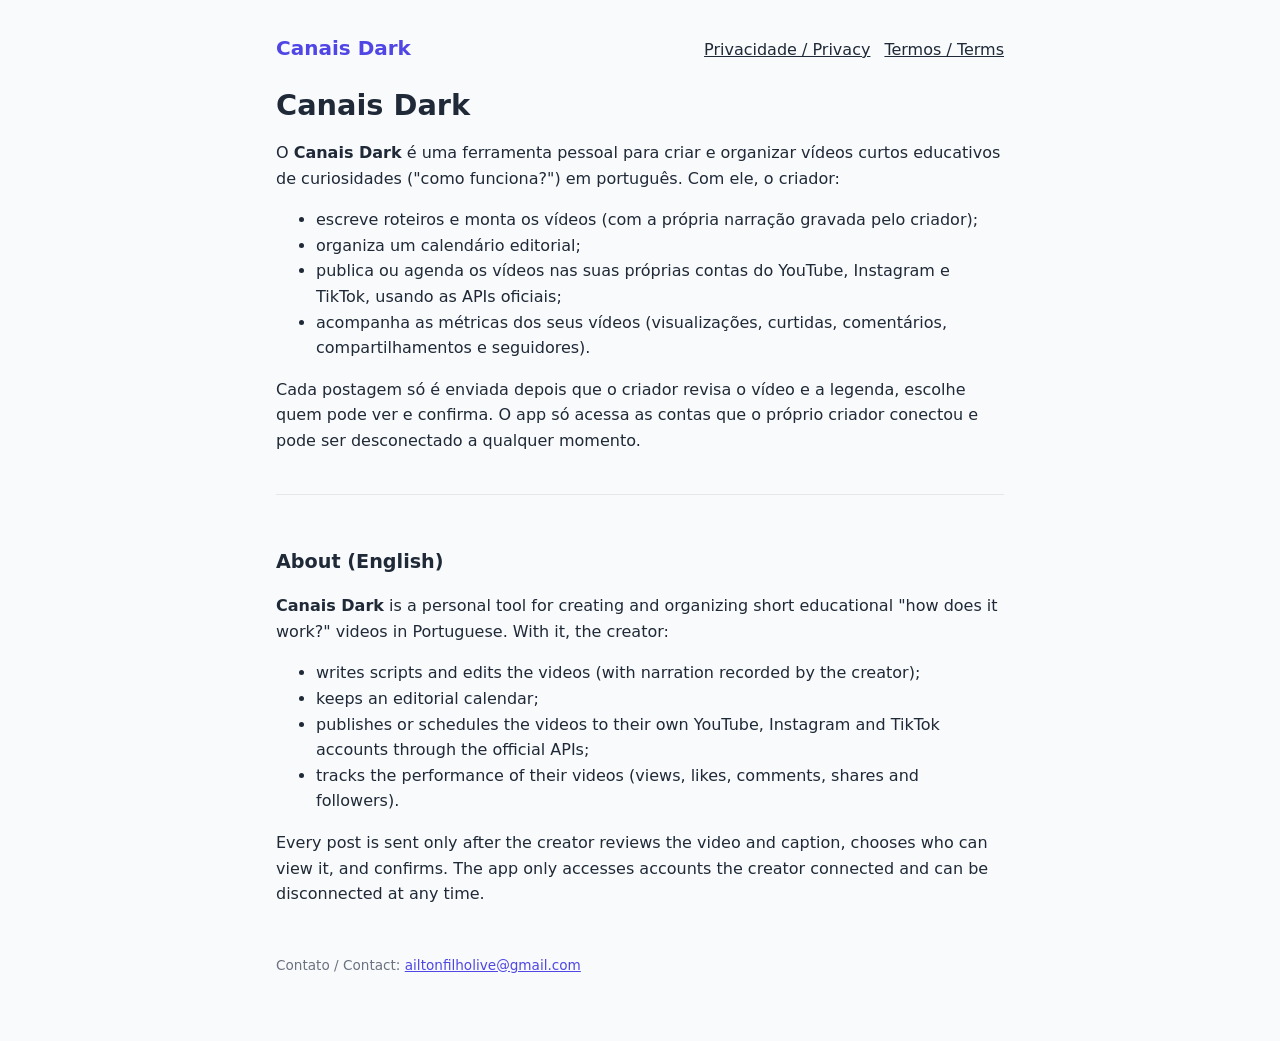
<file: index.html>
<!doctype html>
<html lang="pt-BR">
<head>
  <meta charset="utf-8">
  <meta name="viewport" content="width=device-width, initial-scale=1">
  <title>Canais Dark</title>
  <meta name="description" content="Canais Dark: ferramenta pessoal para criar, agendar e acompanhar vídeos curtos educativos.">
  <link rel="stylesheet" href="estilo.css">
</head>
<body>
<main>
  <header>
    <a class="marca" href="index.html">Canais Dark</a>
    <nav><a href="privacidade.html">Privacidade / Privacy</a><a href="termos.html">Termos / Terms</a></nav>
  </header>

  <h1>Canais Dark</h1>
  <p>
    O <strong>Canais Dark</strong> é uma ferramenta pessoal para criar e organizar vídeos curtos educativos de
    curiosidades ("como funciona?") em português. Com ele, o criador:
  </p>
  <ul>
    <li>escreve roteiros e monta os vídeos (com a própria narração gravada pelo criador);</li>
    <li>organiza um calendário editorial;</li>
    <li>publica ou agenda os vídeos nas suas próprias contas do YouTube, Instagram e TikTok, usando as APIs oficiais;</li>
    <li>acompanha as métricas dos seus vídeos (visualizações, curtidas, comentários, compartilhamentos e seguidores).</li>
  </ul>
  <p>
    Cada postagem só é enviada depois que o criador revisa o vídeo e a legenda, escolhe quem pode ver e confirma.
    O app só acessa as contas que o próprio criador conectou e pode ser desconectado a qualquer momento.
  </p>

  <section class="idioma" lang="en">
    <h2>About (English)</h2>
    <p>
      <strong>Canais Dark</strong> is a personal tool for creating and organizing short educational
      "how does it work?" videos in Portuguese. With it, the creator:
    </p>
    <ul>
      <li>writes scripts and edits the videos (with narration recorded by the creator);</li>
      <li>keeps an editorial calendar;</li>
      <li>publishes or schedules the videos to their own YouTube, Instagram and TikTok accounts through the official APIs;</li>
      <li>tracks the performance of their videos (views, likes, comments, shares and followers).</li>
    </ul>
    <p>
      Every post is sent only after the creator reviews the video and caption, chooses who can view it, and confirms.
      The app only accesses accounts the creator connected and can be disconnected at any time.
    </p>
  </section>

  <footer>Contato / Contact: <a href="mailto:ailtonfilholive@gmail.com">ailtonfilholive@gmail.com</a></footer>
</main>
</body>
</html>
</file>
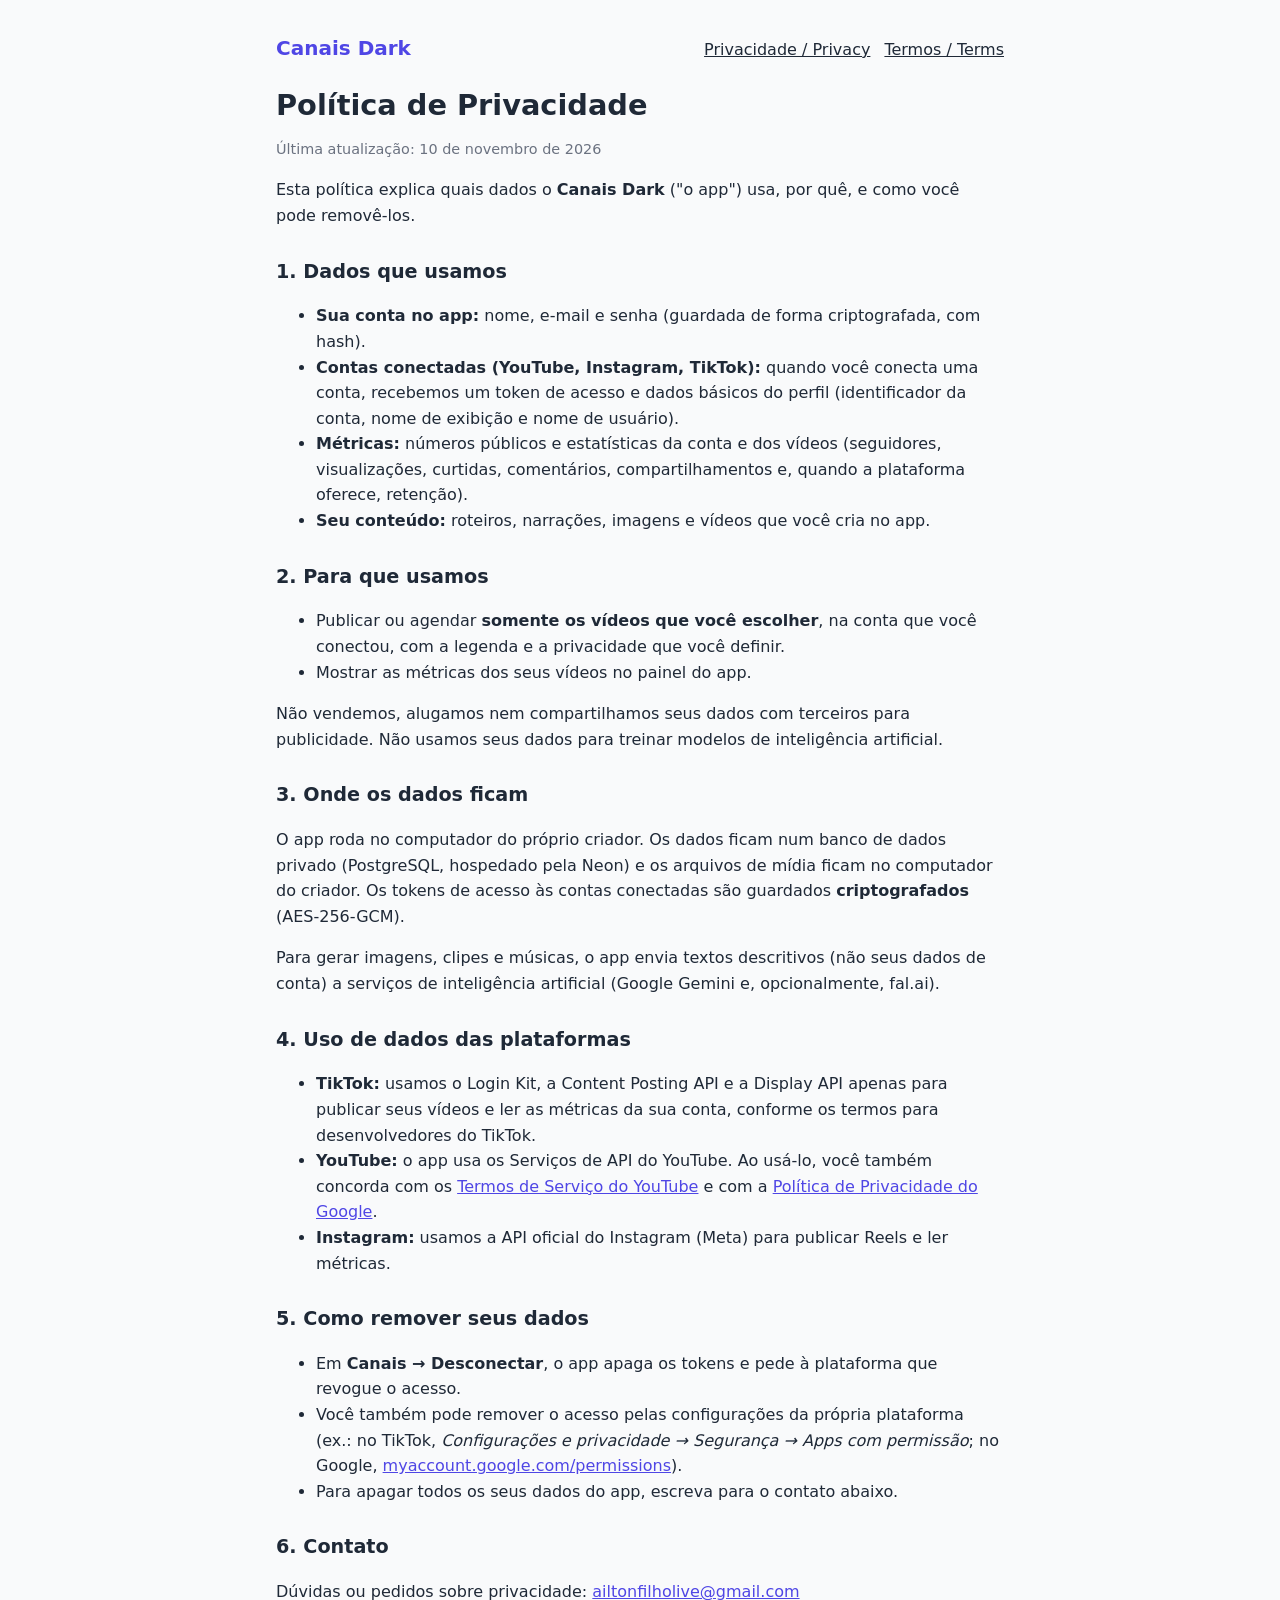
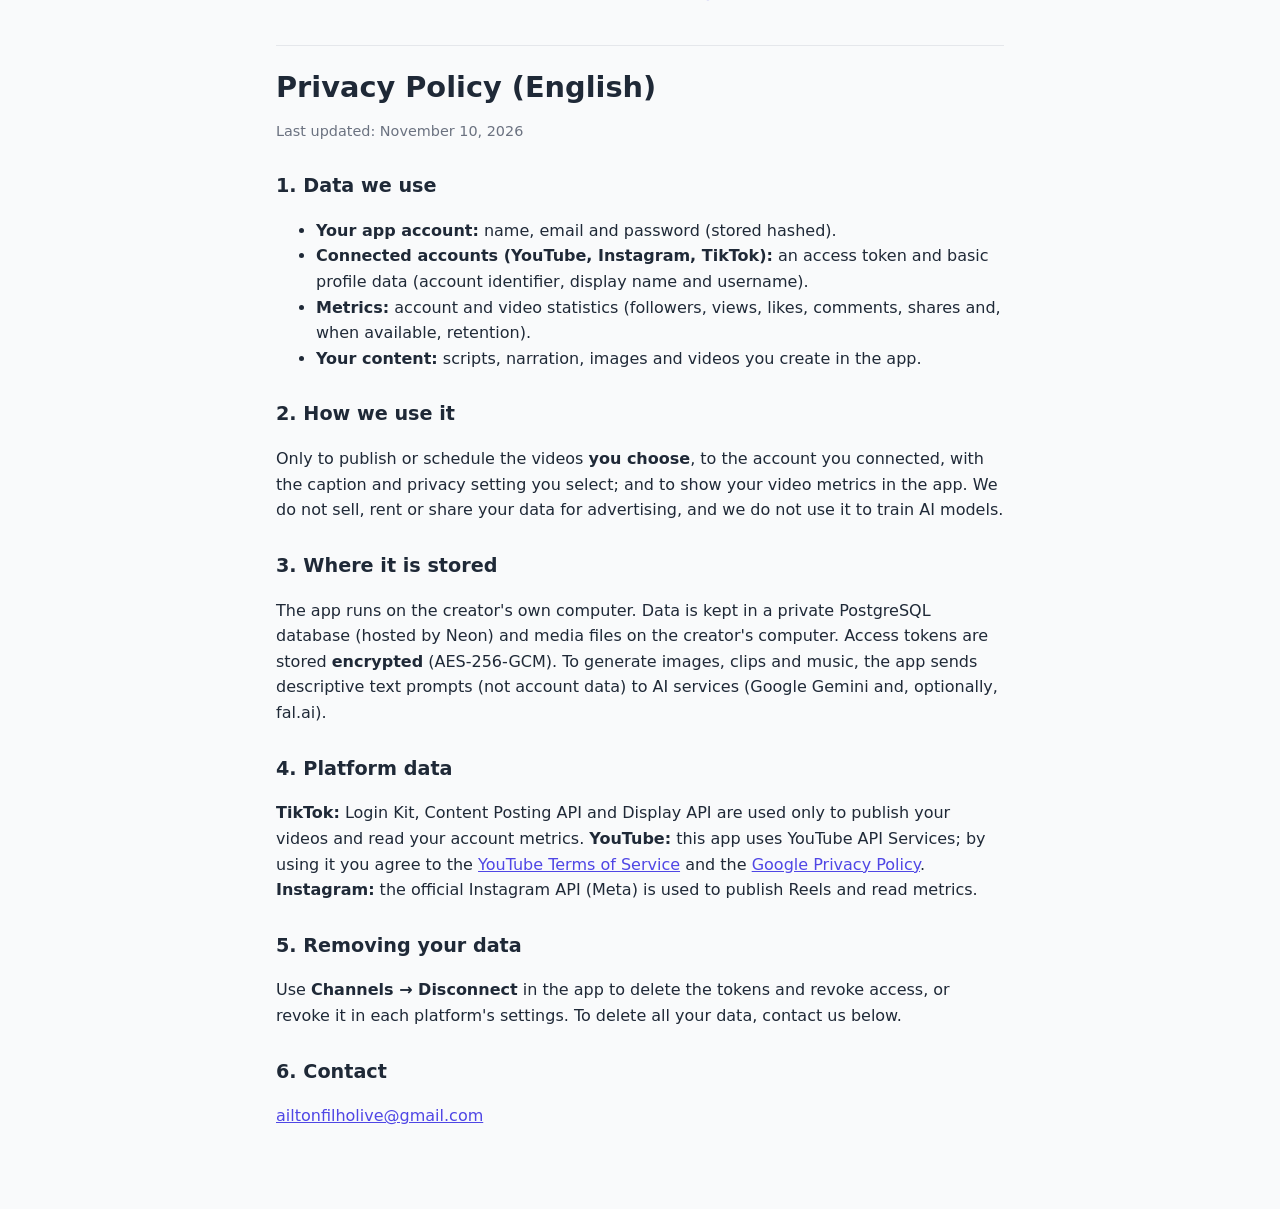
<file: privacidade.html>
<!doctype html>
<html lang="pt-BR">
<head>
  <meta charset="utf-8">
  <meta name="viewport" content="width=device-width, initial-scale=1">
  <title>Política de Privacidade · Canais Dark</title>
  <link rel="stylesheet" href="estilo.css">
</head>
<body>
<main>
  <header>
    <a class="marca" href="index.html">Canais Dark</a>
    <nav><a href="privacidade.html">Privacidade / Privacy</a><a href="termos.html">Termos / Terms</a></nav>
  </header>

  <h1>Política de Privacidade</h1>
  <p class="data">Última atualização: 10 de novembro de 2026</p>

  <p>Esta política explica quais dados o <strong>Canais Dark</strong> ("o app") usa, por quê, e como você pode removê-los.</p>

  <h2>1. Dados que usamos</h2>
  <ul>
    <li><strong>Sua conta no app:</strong> nome, e-mail e senha (guardada de forma criptografada, com hash).</li>
    <li><strong>Contas conectadas (YouTube, Instagram, TikTok):</strong> quando você conecta uma conta, recebemos
      um token de acesso e dados básicos do perfil (identificador da conta, nome de exibição e nome de usuário).</li>
    <li><strong>Métricas:</strong> números públicos e estatísticas da conta e dos vídeos (seguidores, visualizações,
      curtidas, comentários, compartilhamentos e, quando a plataforma oferece, retenção).</li>
    <li><strong>Seu conteúdo:</strong> roteiros, narrações, imagens e vídeos que você cria no app.</li>
  </ul>

  <h2>2. Para que usamos</h2>
  <ul>
    <li>Publicar ou agendar <strong>somente os vídeos que você escolher</strong>, na conta que você conectou,
      com a legenda e a privacidade que você definir.</li>
    <li>Mostrar as métricas dos seus vídeos no painel do app.</li>
  </ul>
  <p>Não vendemos, alugamos nem compartilhamos seus dados com terceiros para publicidade. Não usamos seus dados para
    treinar modelos de inteligência artificial.</p>

  <h2>3. Onde os dados ficam</h2>
  <p>O app roda no computador do próprio criador. Os dados ficam num banco de dados privado (PostgreSQL, hospedado
    pela Neon) e os arquivos de mídia ficam no computador do criador. Os tokens de acesso às contas conectadas são
    guardados <strong>criptografados</strong> (AES-256-GCM).</p>
  <p>Para gerar imagens, clipes e músicas, o app envia textos descritivos (não seus dados de conta) a serviços de
    inteligência artificial (Google Gemini e, opcionalmente, fal.ai).</p>

  <h2>4. Uso de dados das plataformas</h2>
  <ul>
    <li><strong>TikTok:</strong> usamos o Login Kit, a Content Posting API e a Display API apenas para publicar seus
      vídeos e ler as métricas da sua conta, conforme os termos para desenvolvedores do TikTok.</li>
    <li><strong>YouTube:</strong> o app usa os Serviços de API do YouTube. Ao usá-lo, você também concorda com os
      <a href="https://www.youtube.com/t/terms">Termos de Serviço do YouTube</a> e com a
      <a href="https://policies.google.com/privacy">Política de Privacidade do Google</a>.</li>
    <li><strong>Instagram:</strong> usamos a API oficial do Instagram (Meta) para publicar Reels e ler métricas.</li>
  </ul>

  <h2>5. Como remover seus dados</h2>
  <ul>
    <li>Em <strong>Canais → Desconectar</strong>, o app apaga os tokens e pede à plataforma que revogue o acesso.</li>
    <li>Você também pode remover o acesso pelas configurações da própria plataforma
      (ex.: no TikTok, <em>Configurações e privacidade → Segurança → Apps com permissão</em>; no Google,
      <a href="https://myaccount.google.com/permissions">myaccount.google.com/permissions</a>).</li>
    <li>Para apagar todos os seus dados do app, escreva para o contato abaixo.</li>
  </ul>

  <h2>6. Contato</h2>
  <p>Dúvidas ou pedidos sobre privacidade: <a href="mailto:ailtonfilholive@gmail.com">ailtonfilholive@gmail.com</a></p>

  <section class="idioma" lang="en">
    <h1>Privacy Policy (English)</h1>
    <p class="data">Last updated: November 10, 2026</p>
    <h2>1. Data we use</h2>
    <ul>
      <li><strong>Your app account:</strong> name, email and password (stored hashed).</li>
      <li><strong>Connected accounts (YouTube, Instagram, TikTok):</strong> an access token and basic profile data
        (account identifier, display name and username).</li>
      <li><strong>Metrics:</strong> account and video statistics (followers, views, likes, comments, shares and, when
        available, retention).</li>
      <li><strong>Your content:</strong> scripts, narration, images and videos you create in the app.</li>
    </ul>
    <h2>2. How we use it</h2>
    <p>Only to publish or schedule the videos <strong>you choose</strong>, to the account you connected, with the caption
      and privacy setting you select; and to show your video metrics in the app. We do not sell, rent or share your data
      for advertising, and we do not use it to train AI models.</p>
    <h2>3. Where it is stored</h2>
    <p>The app runs on the creator's own computer. Data is kept in a private PostgreSQL database (hosted by Neon) and media
      files on the creator's computer. Access tokens are stored <strong>encrypted</strong> (AES-256-GCM). To generate images,
      clips and music, the app sends descriptive text prompts (not account data) to AI services (Google Gemini and,
      optionally, fal.ai).</p>
    <h2>4. Platform data</h2>
    <p><strong>TikTok:</strong> Login Kit, Content Posting API and Display API are used only to publish your videos and read
      your account metrics. <strong>YouTube:</strong> this app uses YouTube API Services; by using it you agree to the
      <a href="https://www.youtube.com/t/terms">YouTube Terms of Service</a> and the
      <a href="https://policies.google.com/privacy">Google Privacy Policy</a>. <strong>Instagram:</strong> the official
      Instagram API (Meta) is used to publish Reels and read metrics.</p>
    <h2>5. Removing your data</h2>
    <p>Use <strong>Channels → Disconnect</strong> in the app to delete the tokens and revoke access, or revoke it in each
      platform's settings. To delete all your data, contact us below.</p>
    <h2>6. Contact</h2>
    <p><a href="mailto:ailtonfilholive@gmail.com">ailtonfilholive@gmail.com</a></p>
  </section>
</main>
</body>
</html>
</file>
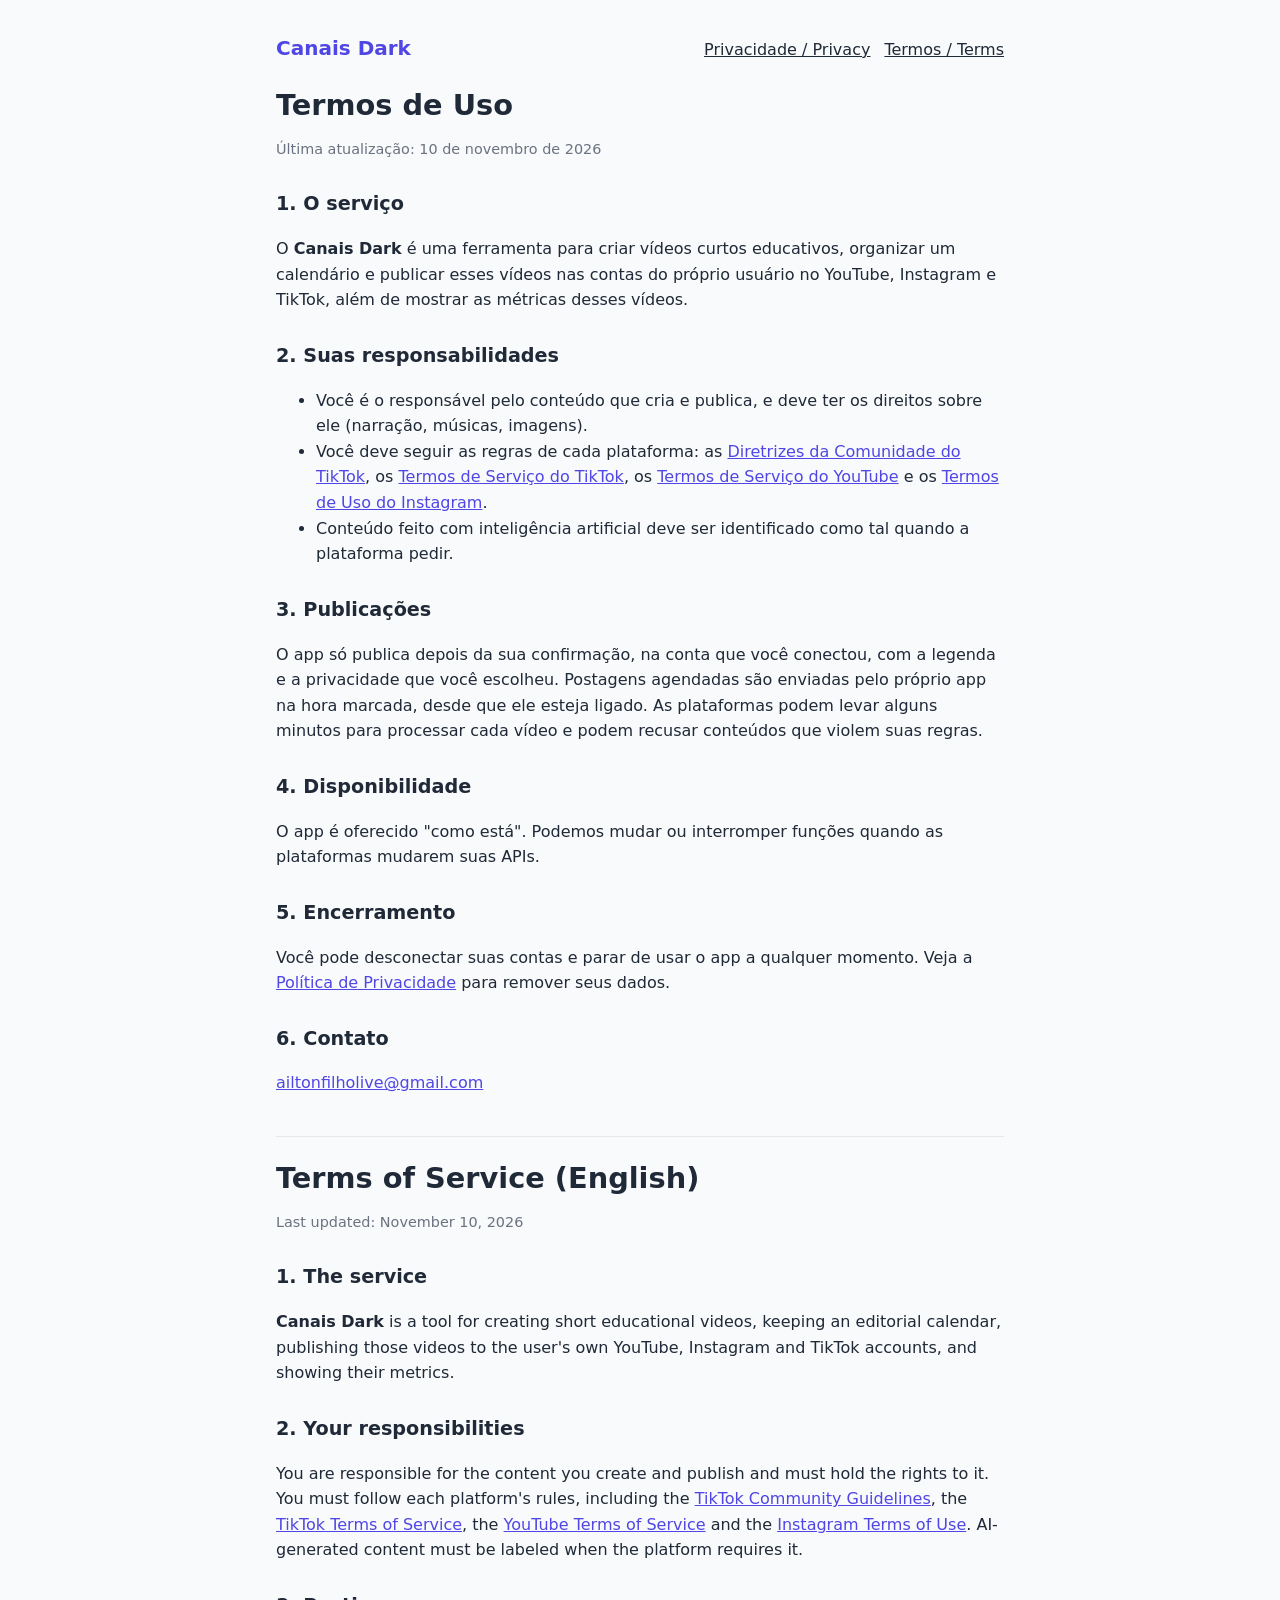
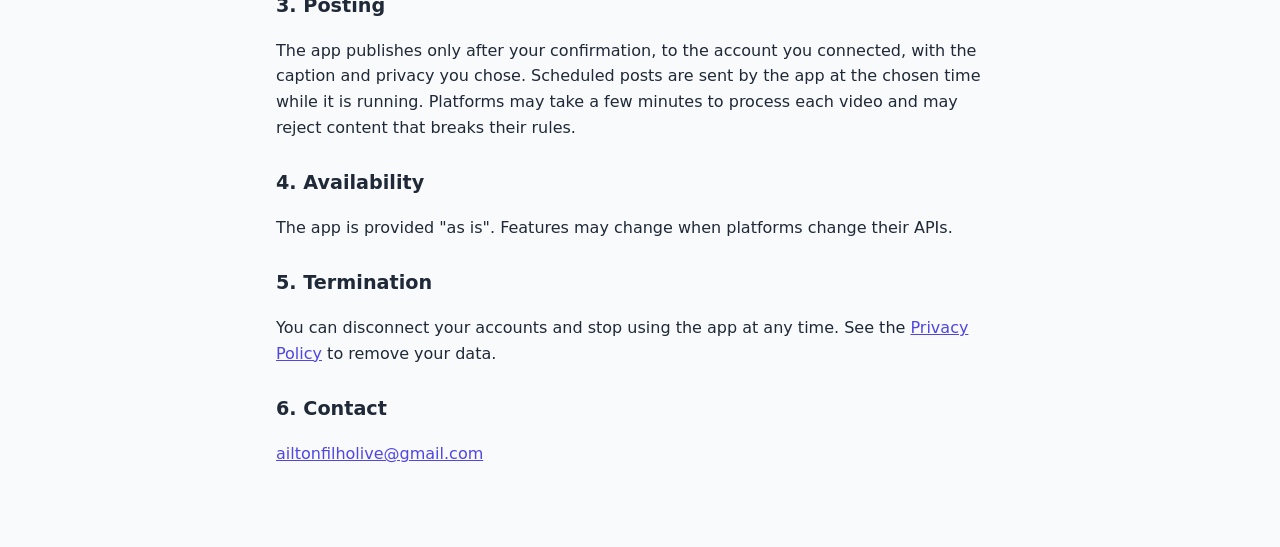
<file: termos.html>
<!doctype html>
<html lang="pt-BR">
<head>
  <meta charset="utf-8">
  <meta name="viewport" content="width=device-width, initial-scale=1">
  <title>Termos de Uso · Canais Dark</title>
  <link rel="stylesheet" href="estilo.css">
</head>
<body>
<main>
  <header>
    <a class="marca" href="index.html">Canais Dark</a>
    <nav><a href="privacidade.html">Privacidade / Privacy</a><a href="termos.html">Termos / Terms</a></nav>
  </header>

  <h1>Termos de Uso</h1>
  <p class="data">Última atualização: 10 de novembro de 2026</p>

  <h2>1. O serviço</h2>
  <p>O <strong>Canais Dark</strong> é uma ferramenta para criar vídeos curtos educativos, organizar um calendário e
    publicar esses vídeos nas contas do próprio usuário no YouTube, Instagram e TikTok, além de mostrar as métricas desses vídeos.</p>

  <h2>2. Suas responsabilidades</h2>
  <ul>
    <li>Você é o responsável pelo conteúdo que cria e publica, e deve ter os direitos sobre ele (narração, músicas, imagens).</li>
    <li>Você deve seguir as regras de cada plataforma: as
      <a href="https://www.tiktok.com/community-guidelines">Diretrizes da Comunidade do TikTok</a>, os
      <a href="https://www.tiktok.com/legal/terms-of-service">Termos de Serviço do TikTok</a>, os
      <a href="https://www.youtube.com/t/terms">Termos de Serviço do YouTube</a> e os
      <a href="https://help.instagram.com/581066165581870">Termos de Uso do Instagram</a>.</li>
    <li>Conteúdo feito com inteligência artificial deve ser identificado como tal quando a plataforma pedir.</li>
  </ul>

  <h2>3. Publicações</h2>
  <p>O app só publica depois da sua confirmação, na conta que você conectou, com a legenda e a privacidade que você escolheu.
    Postagens agendadas são enviadas pelo próprio app na hora marcada, desde que ele esteja ligado. As plataformas podem
    levar alguns minutos para processar cada vídeo e podem recusar conteúdos que violem suas regras.</p>

  <h2>4. Disponibilidade</h2>
  <p>O app é oferecido "como está". Podemos mudar ou interromper funções quando as plataformas mudarem suas APIs.</p>

  <h2>5. Encerramento</h2>
  <p>Você pode desconectar suas contas e parar de usar o app a qualquer momento. Veja a
    <a href="privacidade.html">Política de Privacidade</a> para remover seus dados.</p>

  <h2>6. Contato</h2>
  <p><a href="mailto:ailtonfilholive@gmail.com">ailtonfilholive@gmail.com</a></p>

  <section class="idioma" lang="en">
    <h1>Terms of Service (English)</h1>
    <p class="data">Last updated: November 10, 2026</p>
    <h2>1. The service</h2>
    <p><strong>Canais Dark</strong> is a tool for creating short educational videos, keeping an editorial calendar, publishing
      those videos to the user's own YouTube, Instagram and TikTok accounts, and showing their metrics.</p>
    <h2>2. Your responsibilities</h2>
    <p>You are responsible for the content you create and publish and must hold the rights to it. You must follow each
      platform's rules, including the <a href="https://www.tiktok.com/community-guidelines">TikTok Community Guidelines</a>,
      the <a href="https://www.tiktok.com/legal/terms-of-service">TikTok Terms of Service</a>, the
      <a href="https://www.youtube.com/t/terms">YouTube Terms of Service</a> and the
      <a href="https://help.instagram.com/581066165581870">Instagram Terms of Use</a>. AI-generated content must be labeled
      when the platform requires it.</p>
    <h2>3. Posting</h2>
    <p>The app publishes only after your confirmation, to the account you connected, with the caption and privacy you chose.
      Scheduled posts are sent by the app at the chosen time while it is running. Platforms may take a few minutes to
      process each video and may reject content that breaks their rules.</p>
    <h2>4. Availability</h2>
    <p>The app is provided "as is". Features may change when platforms change their APIs.</p>
    <h2>5. Termination</h2>
    <p>You can disconnect your accounts and stop using the app at any time. See the <a href="privacidade.html">Privacy Policy</a>
      to remove your data.</p>
    <h2>6. Contact</h2>
    <p><a href="mailto:ailtonfilholive@gmail.com">ailtonfilholive@gmail.com</a></p>
  </section>
</main>
</body>
</html>
</file>
<file: estilo.css>
:root { color-scheme: light; --tinta: #1f2937; --fraco: #6b7280; --destaque: #4f46e5; --fundo: #f9fafb; }
* { box-sizing: border-box; }
body { margin: 0; font-family: system-ui, -apple-system, "Segoe UI", Roboto, sans-serif; color: var(--tinta); background: var(--fundo); line-height: 1.6; }
main { max-width: 760px; margin: 0 auto; padding: 32px 16px 64px; }
header { display: flex; flex-wrap: wrap; gap: 12px; align-items: baseline; justify-content: space-between; margin-bottom: 24px; }
header a.marca { font-weight: 700; font-size: 1.25rem; color: var(--destaque); text-decoration: none; }
nav a { margin-left: 14px; color: var(--tinta); }
h1 { font-size: 1.8rem; line-height: 1.25; margin: 0 0 8px; }
h2 { font-size: 1.2rem; margin-top: 28px; }
.data { color: var(--fraco); font-size: 0.9rem; }
.idioma { margin-top: 40px; padding-top: 24px; border-top: 1px solid #e5e7eb; }
footer { margin-top: 48px; color: var(--fraco); font-size: 0.85rem; }
a { color: var(--destaque); }
</file>
